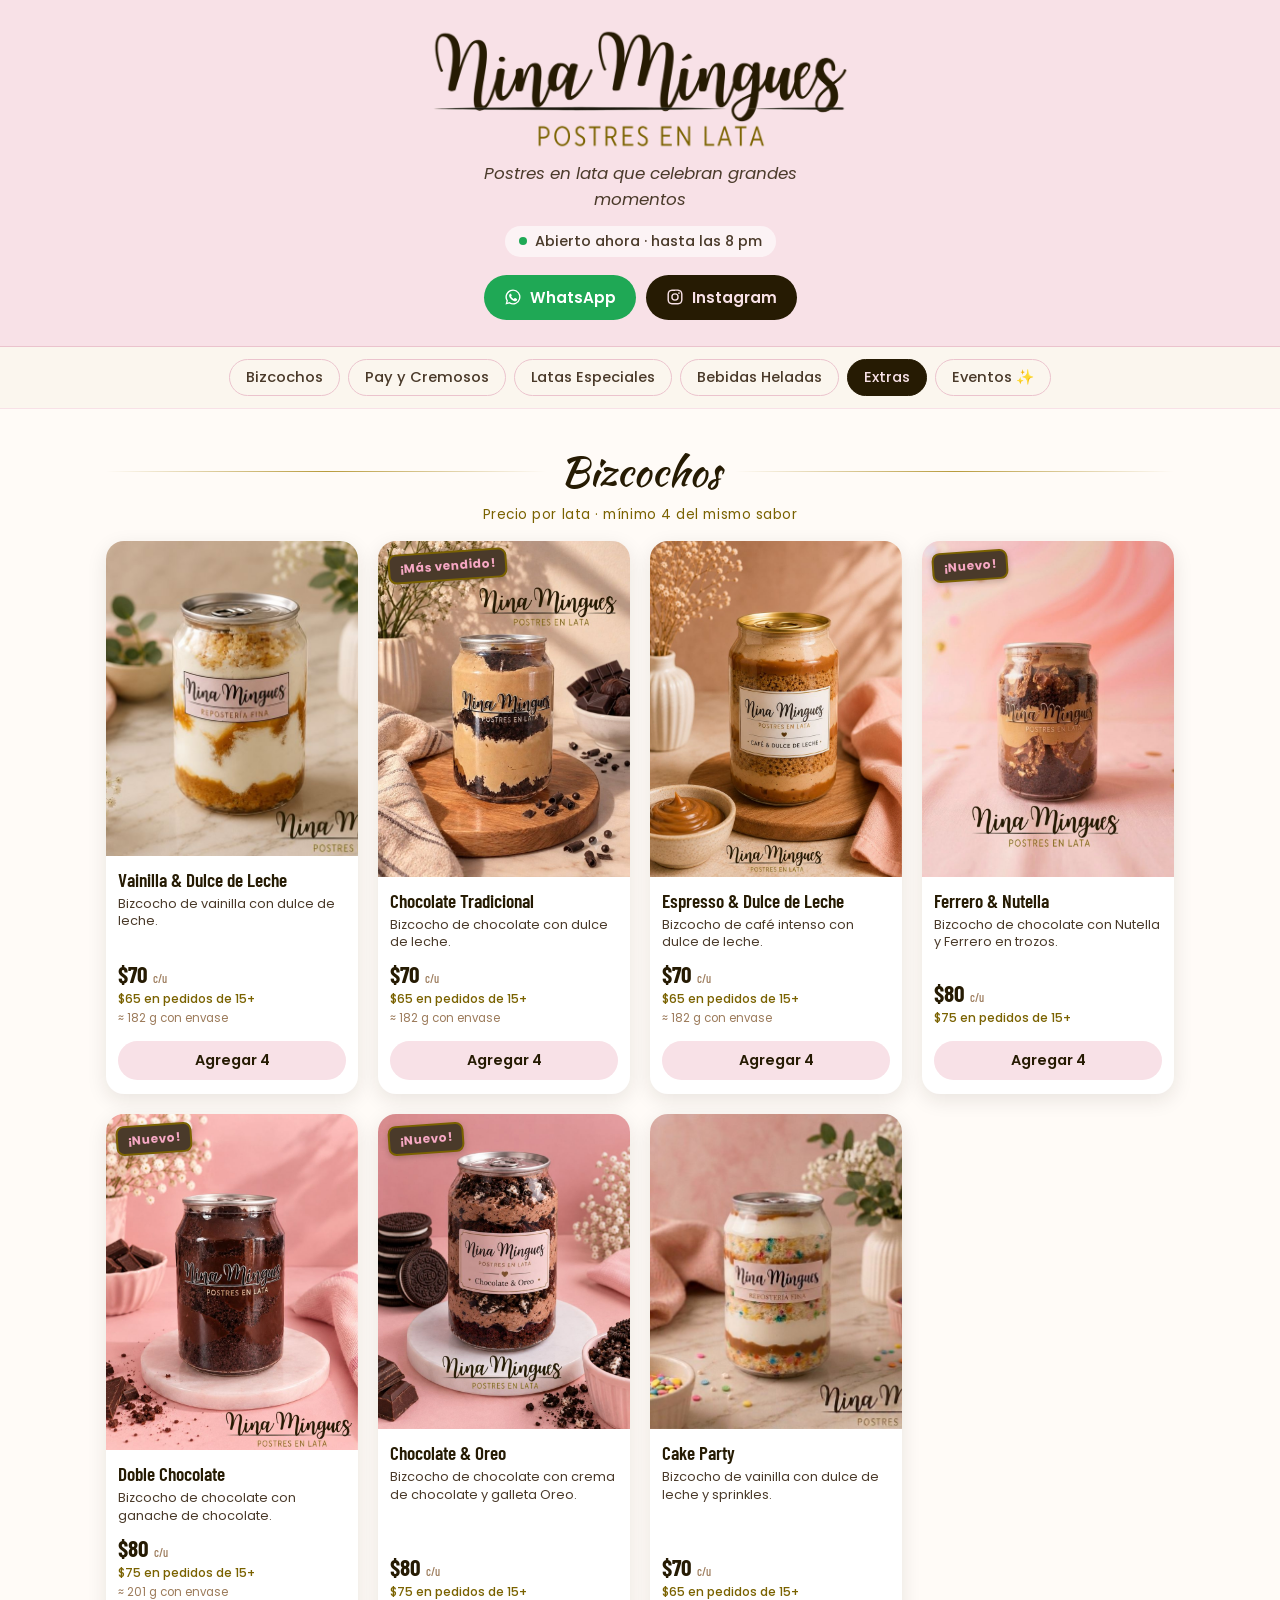
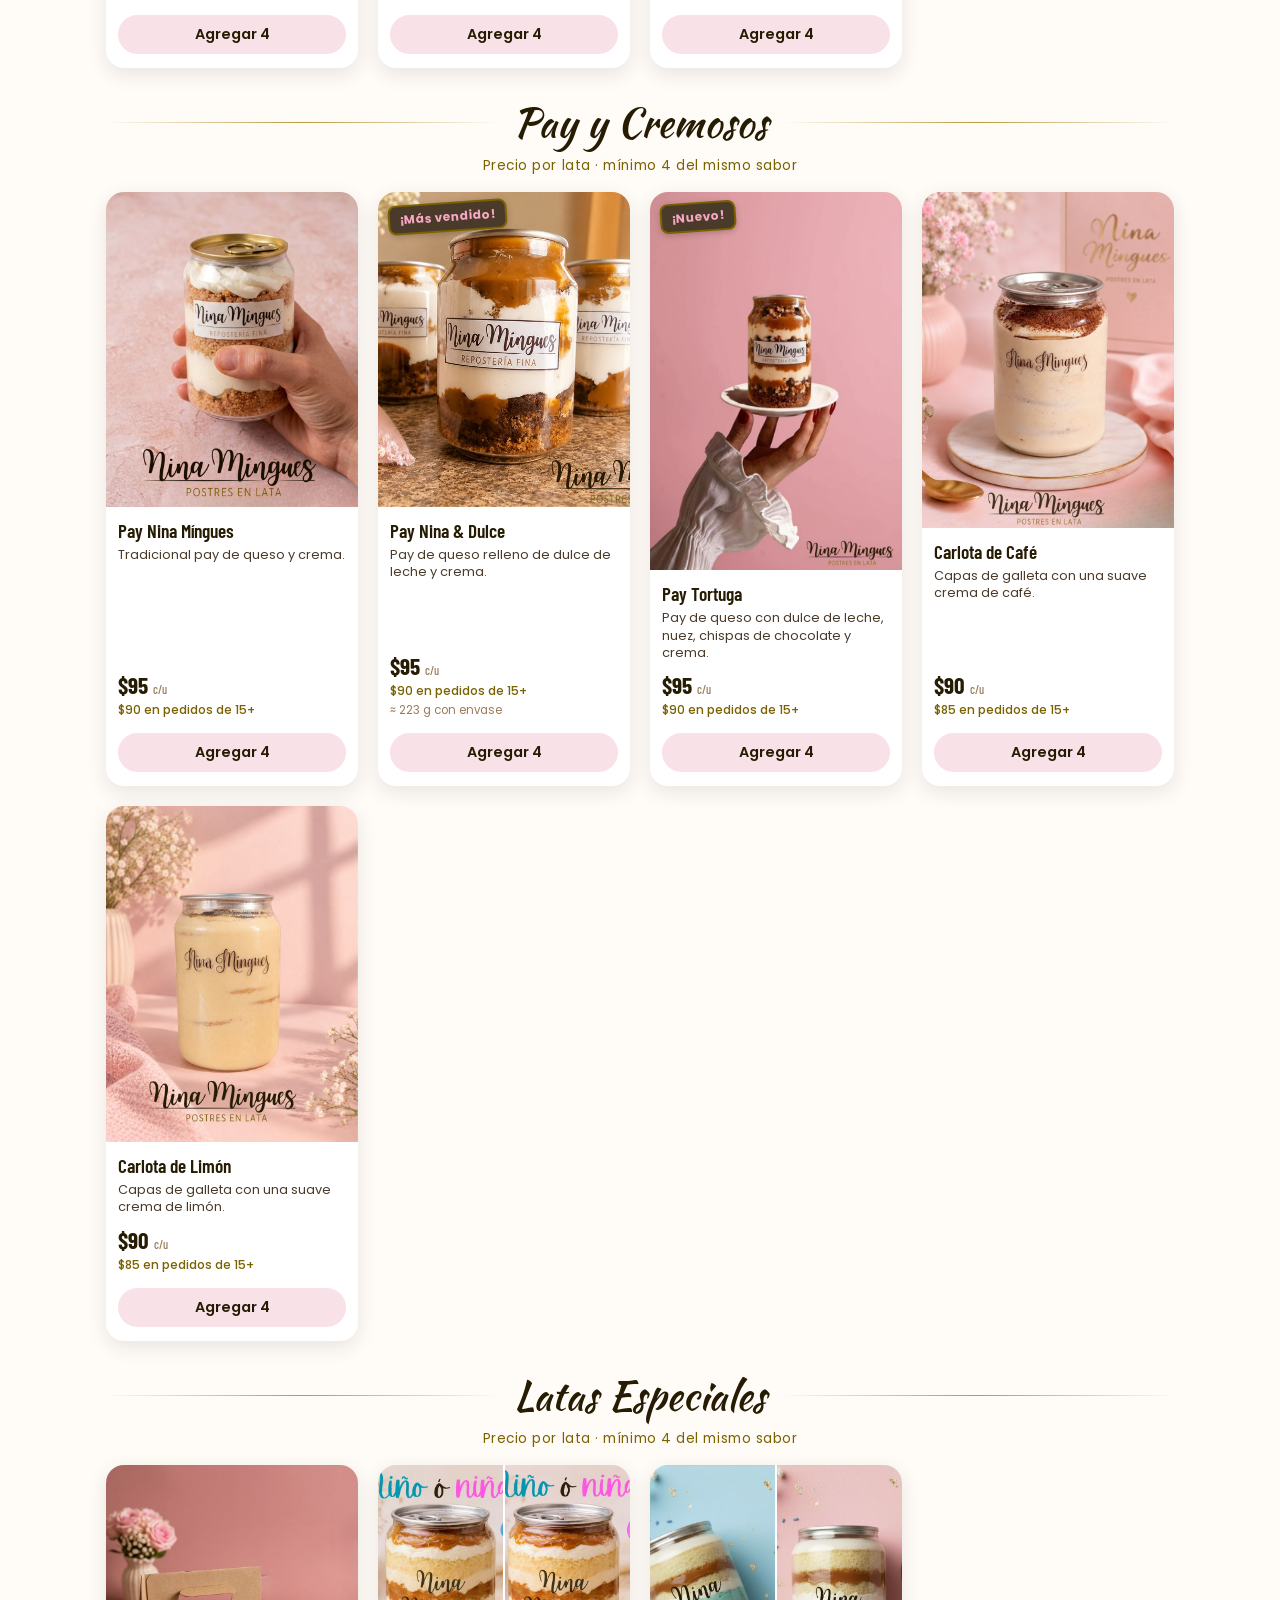
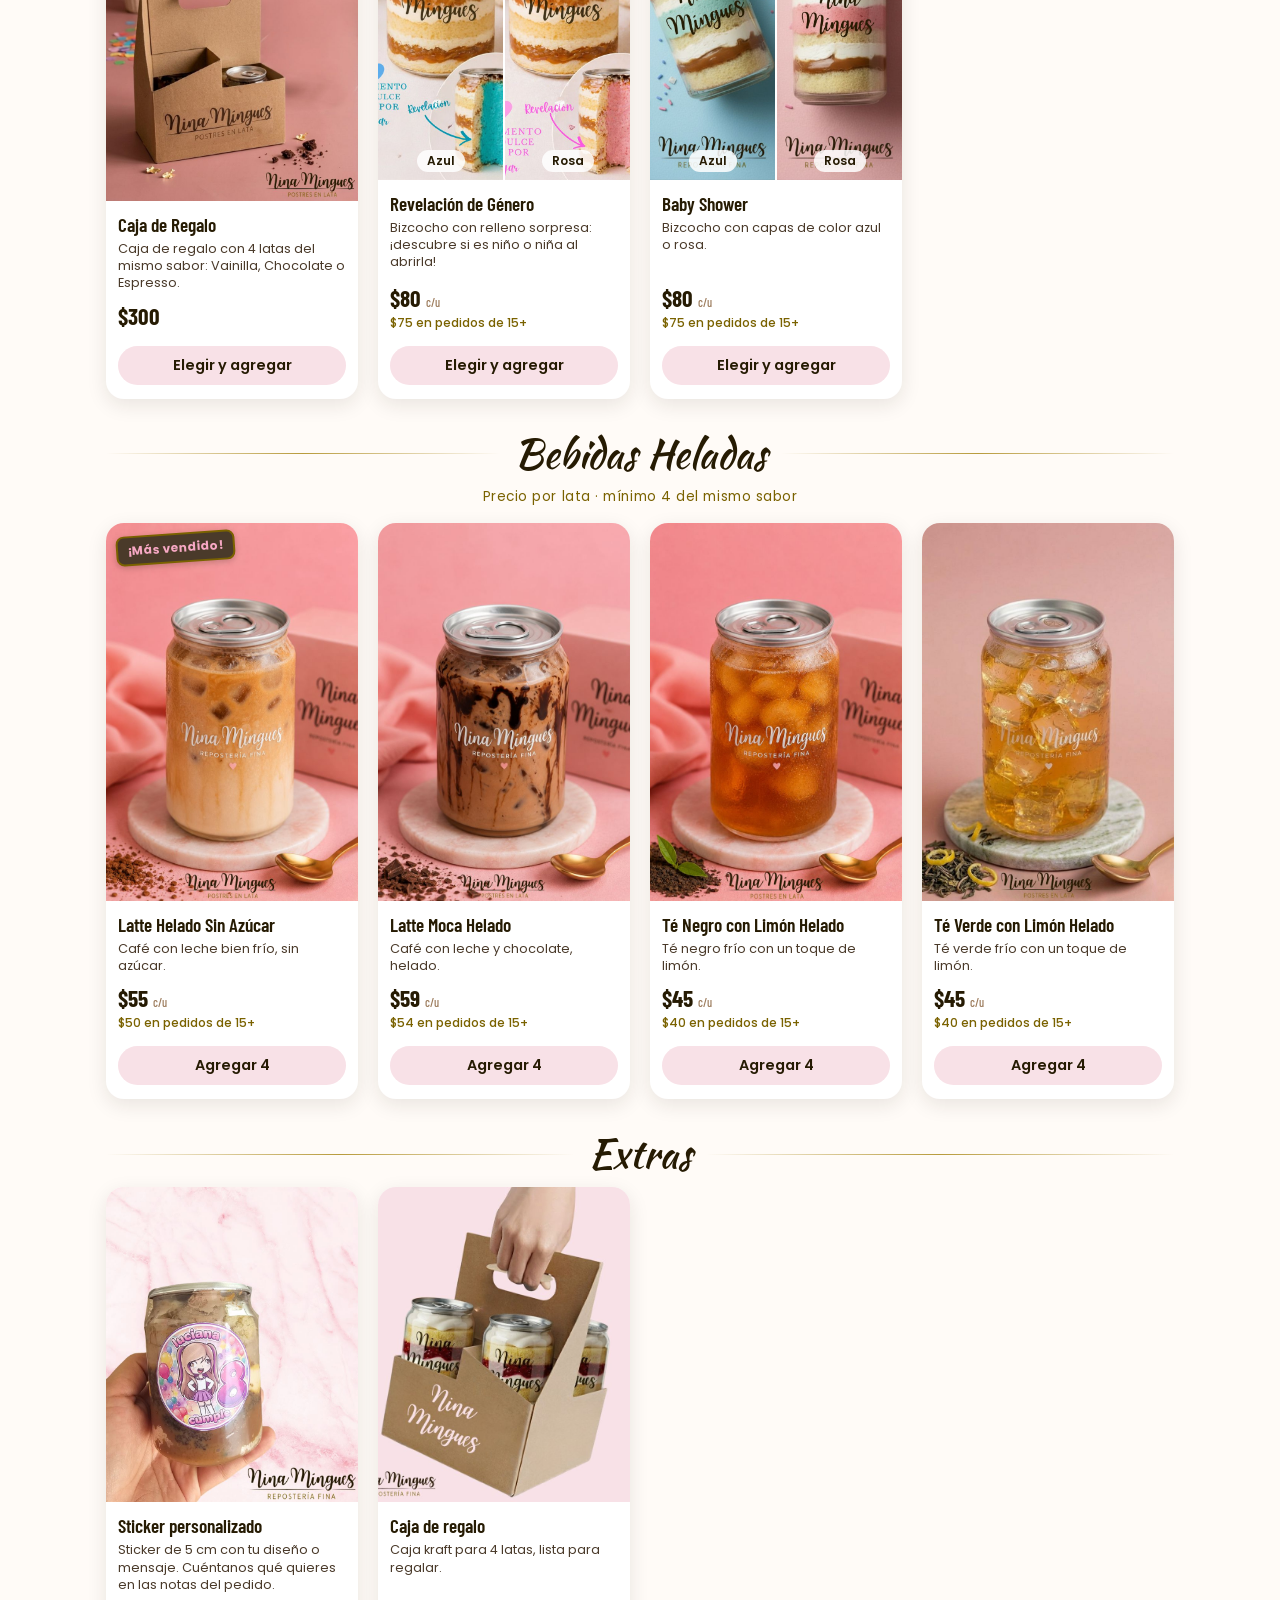
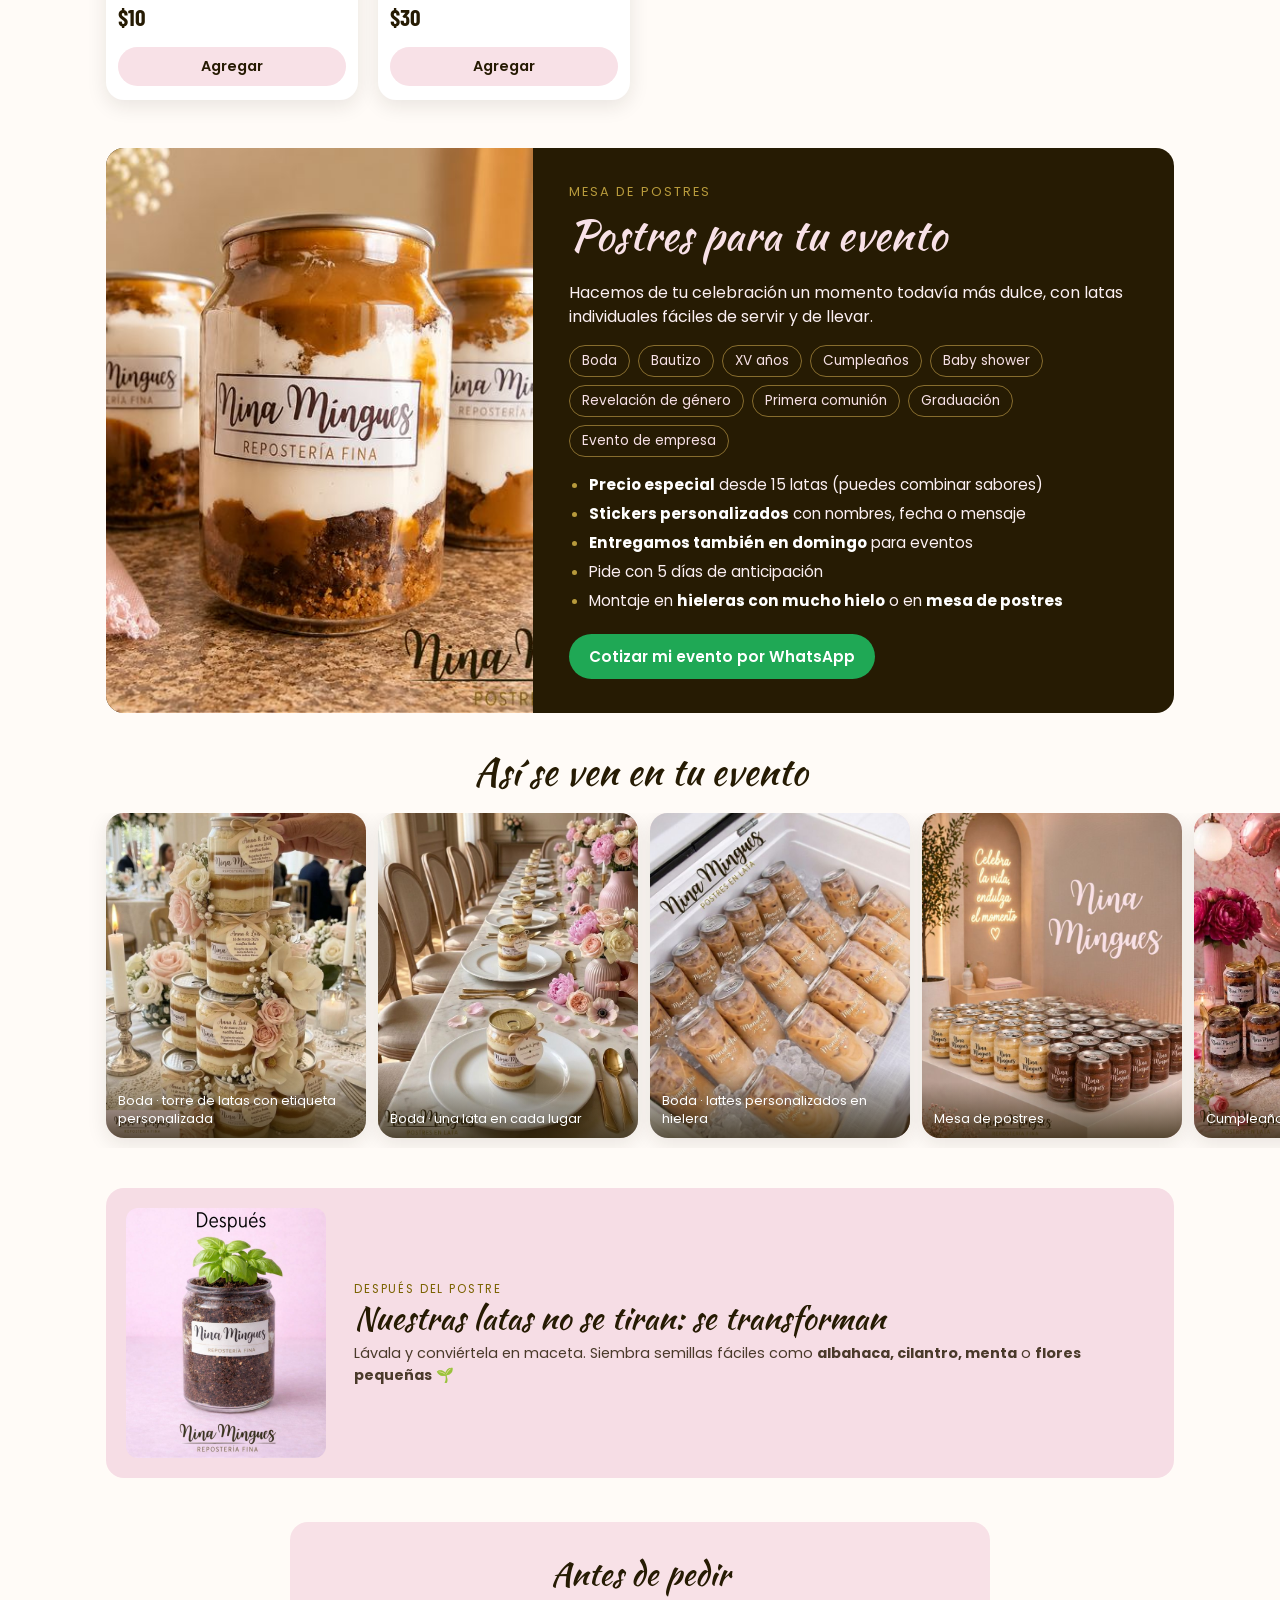
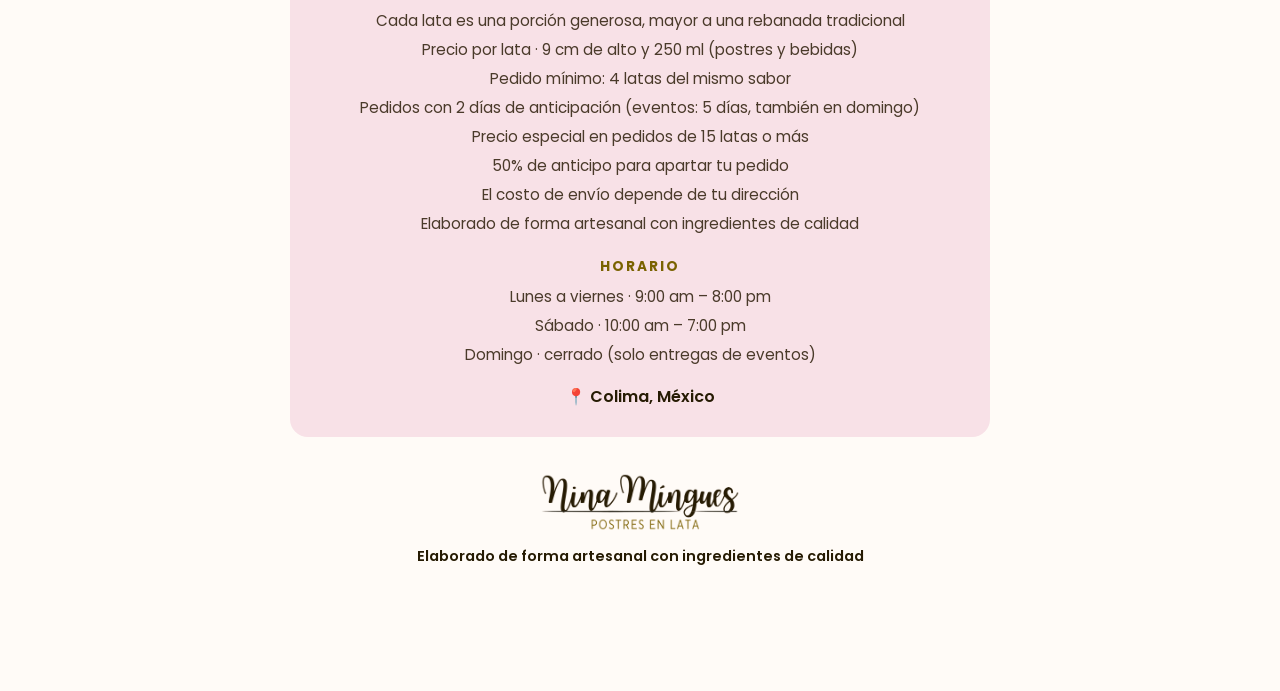
<file: docs/index.html>
<!doctype html>
<html lang="es">
<head>
  <meta charset="utf-8">
  <meta name="viewport" content="width=device-width, initial-scale=1, viewport-fit=cover">
  <title>Nina Míngues · Postres en Lata · Menú</title>
  <meta name="description" content="Postres en lata que celebran grandes momentos. Haz tu pedido por WhatsApp. Colima, México.">
  <meta name="theme-color" content="#F8E1E7">

  <!-- Vista previa al compartir el link en WhatsApp / Instagram / Facebook -->
  <meta property="og:type" content="website">
  <meta property="og:title" content="Nina Míngues · Postres en Lata">
  <meta property="og:description" content="Postres en lata que celebran grandes momentos. Mira el menú y pide por WhatsApp.">
  <meta property="og:image" content="https://fannyniembro19.github.io/fannyniembro19/img/portada.jpg">
  <meta property="og:image:width" content="1200">
  <meta property="og:image:height" content="630">
  <meta property="og:locale" content="es_MX">

  <link rel="icon" href="img/icono.png">
  <link rel="apple-touch-icon" href="img/icono.png">
  <link rel="preconnect" href="https://fonts.googleapis.com">
  <link rel="preconnect" href="https://fonts.gstatic.com" crossorigin>
  <link href="https://fonts.googleapis.com/css2?family=Barlow+Condensed:wght@400;500;600;700&family=Kaushan+Script&family=Poppins:ital,wght@0,400;0,500;0,600;0,700;1,400&display=swap" rel="stylesheet">
  <link rel="stylesheet" href="estilos.css?v=6">
</head>
<body>
  <header class="hero">
    <img class="hero__logo" src="img/logo.png" alt="Nina Míngues · Postres en lata" width="900" height="250">
    <p class="hero__eslogan" id="eslogan"></p>
    <p class="hero__estado" id="estado" hidden></p>
    <div class="hero__redes">
      <a class="btn btn--wa" id="link-wa" target="_blank" rel="noopener">
        <svg viewBox="0 0 24 24" aria-hidden="true"><path d="M12 2a10 10 0 0 0-8.6 15.1L2 22l5-1.3A10 10 0 1 0 12 2Zm0 18.2a8.2 8.2 0 0 1-4.2-1.2l-.3-.2-3 .8.8-2.9-.2-.3A8.2 8.2 0 1 1 12 20.2Zm4.5-6.1c-.2-.1-1.5-.7-1.7-.8-.2-.1-.4-.1-.6.1l-.8 1c-.1.2-.3.2-.5.1a6.7 6.7 0 0 1-3.3-2.9c-.2-.4.2-.4.7-1.3.1-.2 0-.3 0-.4l-.8-1.8c-.2-.5-.4-.4-.6-.4h-.5a1 1 0 0 0-.7.3 3 3 0 0 0-.9 2.2 5.2 5.2 0 0 0 1.1 2.7 11.8 11.8 0 0 0 4.5 4c1.7.7 2.3.8 3.2.6.5-.1 1.5-.6 1.7-1.2.2-.6.2-1.1.1-1.2l-.4-.3Z"/></svg>
        WhatsApp
      </a>
      <a class="btn btn--ig" id="link-ig" target="_blank" rel="noopener">
        <svg viewBox="0 0 24 24" aria-hidden="true"><path d="M12 7a5 5 0 1 0 0 10 5 5 0 0 0 0-10Zm0 8.2a3.2 3.2 0 1 1 0-6.4 3.2 3.2 0 0 1 0 6.4ZM17.3 5.5a1.2 1.2 0 1 0 0 2.4 1.2 1.2 0 0 0 0-2.4ZM12 3.8c2.7 0 3 0 4 .1 2.7.1 4 1.4 4.1 4.1v8c-.1 2.7-1.4 4-4.1 4.1h-8c-2.7-.1-4-1.4-4.1-4.1v-8C4 5.3 5.3 4 8 3.9h4ZM12 2H8C4.3 2.2 2.2 4.3 2 8v8c.2 3.7 2.3 5.8 6 6h8c3.7-.2 5.8-2.3 6-6V8c-.2-3.7-2.3-5.8-6-6h-4Z"/></svg>
        Instagram
      </a>
    </div>
  </header>

  <nav class="categorias" id="categorias" aria-label="Categorías"></nav>

  <main id="menu" class="menu"></main>

  <section class="eventos" id="eventos" aria-labelledby="eventos-titulo">
    <img class="eventos__foto" src="img/productos/pay-nina-dulce.jpg" alt="Latas de Nina Míngues para eventos" loading="lazy">
    <div class="eventos__texto">
      <p class="eventos__pre">Mesa de postres</p>
      <h2 id="eventos-titulo" class="titulo-script">Postres para tu evento</h2>
      <p>Hacemos de tu celebración un momento todavía más dulce, con latas individuales fáciles de servir y de llevar.</p>
      <ul class="eventos__tipos" id="eventos-tipos"></ul>
      <ul class="eventos__beneficios">
        <li><strong>Precio especial</strong> desde <span id="eventos-min">15</span> latas (puedes combinar sabores)</li>
        <li><strong>Stickers personalizados</strong> con nombres, fecha o mensaje</li>
        <li><strong>Entregamos también en domingo</strong> para eventos</li>
        <li>Pide con <span id="eventos-dias">5</span> días de anticipación</li>
        <li>Montaje en <strong>hieleras con mucho hielo</strong> o en <strong>mesa de postres</strong></li>
      </ul>
      <a class="btn btn--wa" id="link-evento" target="_blank" rel="noopener">Cotizar mi evento por WhatsApp</a>
    </div>
  </section>

  <section class="galeria" aria-label="Fotos de eventos">
    <h2 class="titulo-script galeria__titulo">Así se ven en tu evento</h2>
    <div class="galeria__fila" id="galeria"></div>
  </section>

  <section class="reutiliza" aria-labelledby="reutiliza-titulo">
    <img src="img/extra/maceta.jpg" alt="Lata de Nina Míngues reutilizada como maceta con albahaca" loading="lazy">
    <div>
      <p class="eventos__pre">Después del postre</p>
      <h2 id="reutiliza-titulo" class="titulo-script">Nuestras latas no se tiran: se transforman</h2>
      <p>Lávala y conviértela en maceta. Siembra semillas fáciles como <strong>albahaca, cilantro, menta</strong> o <strong>flores pequeñas</strong> 🌱</p>
    </div>
  </section>

  <section class="info" aria-labelledby="info-titulo">
    <h2 id="info-titulo" class="titulo-script">Antes de pedir</h2>
    <ul id="notas" class="info__notas"></ul>
    <h3 class="info__sub">Horario</h3>
    <ul id="horario" class="info__horario"></ul>
    <p class="info__ciudad" id="ciudad"></p>
  </section>

  <footer class="pie">
    <img src="img/logo.png" alt="" width="220" height="65" loading="lazy">
    <p>Elaborado de forma artesanal con ingredientes de calidad</p>
  </footer>

  <!-- Botón flotante del carrito -->
  <button class="carrito-btn" id="carrito-btn" type="button" hidden>
    <span class="carrito-btn__cant" id="carrito-cant">0</span>
    <span>Ver mi pedido</span>
    <strong id="carrito-total">$0</strong>
  </button>

  <!-- Panel del pedido -->
  <div class="panel" id="panel" hidden>
    <div class="panel__fondo" data-cerrar></div>
    <section class="panel__caja" role="dialog" aria-modal="true" aria-labelledby="panel-titulo">
      <header class="panel__cab">
        <h2 id="panel-titulo" class="titulo-script">Mi pedido</h2>
        <button class="icono-btn" type="button" data-cerrar aria-label="Cerrar">✕</button>
      </header>

      <div class="panel__cuerpo">
        <ul id="lista" class="lista"></ul>
        <div id="aviso-evento" class="aviso"></div>

        <div class="totales">
          <div><span>Subtotal</span><strong id="subtotal">$0</strong></div>
          <div id="fila-ahorro" hidden><span>Ahorro por evento</span><strong id="ahorro">$0</strong></div>
          <div class="totales__envio"><span>Envío</span><span id="envio-txt">Se cotiza por WhatsApp</span></div>
          <div class="totales__total"><span>Total</span><strong id="total">$0</strong></div>
          <div class="totales__anticipo"><span id="anticipo-txt">Anticipo 50%</span><strong id="anticipo">$0</strong></div>
        </div>

        <form id="form" class="form" novalidate>
          <h3 class="form__titulo">Tus datos</h3>
          <label>Nombre
            <input name="nombre" autocomplete="name" required>
          </label>
          <label>Celular
            <input name="celular" type="tel" inputmode="tel" autocomplete="tel" required placeholder="10 dígitos">
          </label>

          <fieldset class="opciones">
            <legend>¿Cómo lo recibes?</legend>
            <label class="chip"><input type="radio" name="entrega" value="Recoger" required> Paso a recoger</label>
            <label class="chip"><input type="radio" name="entrega" value="Domicilio"> Envío a domicilio</label>
          </fieldset>

          <label id="campo-direccion" hidden>Dirección de entrega
            <textarea name="direccion" rows="2" autocomplete="street-address" placeholder="Calle, número, colonia y referencias"></textarea>
          </label>

          <label>¿Es para un evento? (opcional)
            <select name="evento" id="tipo-evento">
              <option value="">No, es para mí / regalo</option>
            </select>
          </label>

          <label>Fecha de entrega
            <input name="fecha" type="date" required>
            <small id="fecha-ayuda" class="ayuda"></small>
          </label>

          <fieldset class="opciones" id="pagos">
            <legend>Forma de pago</legend>
          </fieldset>

          <label>Notas (opcional)
            <textarea name="notas" rows="2" placeholder="Texto del sticker, hora preferida, etc."></textarea>
          </label>

          <p class="form__error" id="error" role="alert"></p>
          <button class="btn btn--enviar" type="submit">
            <svg viewBox="0 0 24 24" aria-hidden="true"><path d="M12 2a10 10 0 0 0-8.6 15.1L2 22l5-1.3A10 10 0 1 0 12 2Zm0 18.2a8.2 8.2 0 0 1-4.2-1.2l-.3-.2-3 .8.8-2.9-.2-.3A8.2 8.2 0 1 1 12 20.2Zm4.5-6.1c-.2-.1-1.5-.7-1.7-.8-.2-.1-.4-.1-.6.1l-.8 1c-.1.2-.3.2-.5.1a6.7 6.7 0 0 1-3.3-2.9c-.2-.4.2-.4.7-1.3.1-.2 0-.3 0-.4l-.8-1.8c-.2-.5-.4-.4-.6-.4h-.5a1 1 0 0 0-.7.3 3 3 0 0 0-.9 2.2 5.2 5.2 0 0 0 1.1 2.7 11.8 11.8 0 0 0 4.5 4c1.7.7 2.3.8 3.2.6.5-.1 1.5-.6 1.7-1.2.2-.6.2-1.1.1-1.2l-.4-.3Z"/></svg>
            Enviar pedido por WhatsApp
          </button>
          <p class="ayuda centrado">Se abrirá WhatsApp con tu pedido listo para enviar.</p>
        </form>
      </div>
    </section>
  </div>

  <!-- Ventana para elegir opción (color / sabor) -->
  <div class="panel panel--centro" id="selector" hidden>
    <div class="panel__fondo" data-cerrar></div>
    <section class="panel__caja selector" role="dialog" aria-modal="true" aria-labelledby="selector-titulo">
      <h2 id="selector-titulo" class="selector__titulo"></h2>
      <p class="ayuda">Elige una opción</p>
      <div id="selector-opciones" class="selector__opciones"></div>
      <button class="btn btn--sec" type="button" data-cerrar>Cancelar</button>
    </section>
  </div>

  <div class="visor" id="visor" hidden>
    <button class="icono-btn visor__cerrar" type="button" aria-label="Cerrar">✕</button>
    <img id="visor-img" alt="">
    <p id="visor-texto"></p>
  </div>

  <div class="toast" id="toast" role="status" aria-live="polite"></div>

  <script src="datos.js?v=6"></script>
  <script src="app.js?v=6"></script>
</body>
</html>
</file>
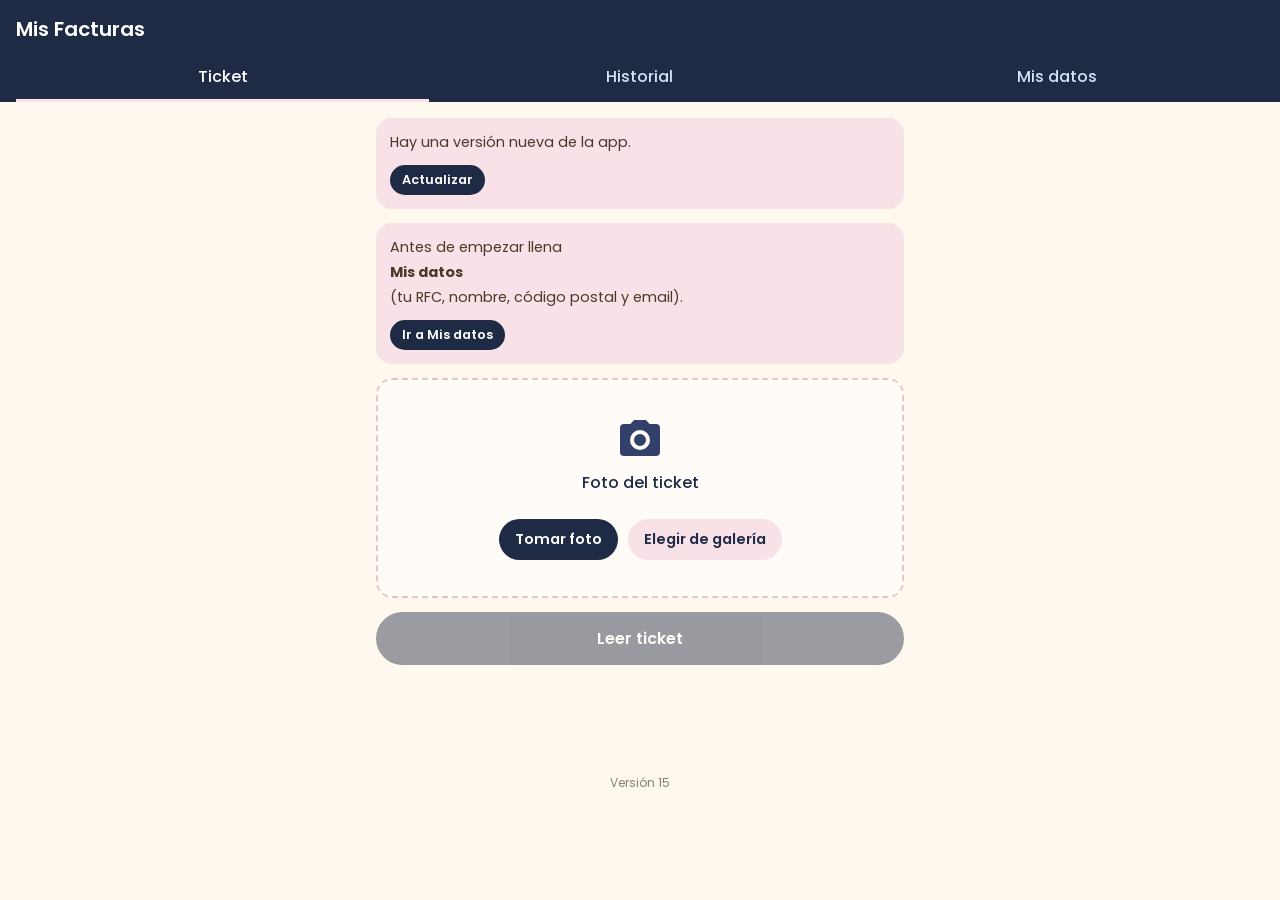
<file: docs/facturas/index.html>
<!doctype html>
<html lang="es">
<head>
  <meta charset="utf-8">
  <meta name="viewport" content="width=device-width, initial-scale=1, viewport-fit=cover">
  <title>Mis Facturas</title>
  <meta name="description" content="Toma foto a tu ticket y te ayudo a facturarlo.">
  <meta name="theme-color" content="#1F2A44">
  <meta name="robots" content="noindex">
  <link rel="manifest" href="manifest.json">
  <link rel="icon" href="icono.svg" type="image/svg+xml">
  <link rel="apple-touch-icon" href="icono.svg">
  <link rel="preconnect" href="https://fonts.googleapis.com">
  <link rel="preconnect" href="https://fonts.gstatic.com" crossorigin>
  <link href="https://fonts.googleapis.com/css2?family=Poppins:wght@400;500;600;700&display=swap" rel="stylesheet">
  <link rel="stylesheet" href="estilos.css?v=12">
</head>
<body>
  <header class="barra">
    <h1>Mis Facturas</h1>
    <nav class="pestanas" role="tablist">
      <button class="pestana activa" data-vista="ticket" role="tab">Ticket</button>
      <button class="pestana" data-vista="historial" role="tab">Historial</button>
      <button class="pestana" data-vista="datos" role="tab">Mis datos</button>
    </nav>
  </header>

  <main>
    <!-- ============ TICKET ============ -->
    <section class="vista" id="vista-ticket">
      <div class="aviso" id="aviso-version" hidden>
        Hay una versión nueva de la app.
        <button class="btn btn--chico" id="btn-actualizar">Actualizar</button>
      </div>

      <div class="aviso" id="aviso-config" hidden>
        Antes de empezar llena <strong>Mis datos</strong> (tu RFC, nombre, código postal y email).
        <button class="btn btn--chico" data-ir="datos">Ir a Mis datos</button>
      </div>

      <div class="foto" id="zona-foto">
        <img id="vista-previa" alt="Foto del ticket" hidden>
        <span class="foto__texto" id="foto-texto">
          <svg viewBox="0 0 24 24" aria-hidden="true"><path d="M9 3 7.2 5H4a2 2 0 0 0-2 2v12a2 2 0 0 0 2 2h16a2 2 0 0 0 2-2V7a2 2 0 0 0-2-2h-3.2L15 3H9Zm3 5a5 5 0 1 1 0 10 5 5 0 0 1 0-10Zm0 2a3 3 0 1 0 0 6 3 3 0 0 0 0-6Z"/></svg>
          Foto del ticket
        </span>
        <div class="foto__botones">
          <label class="btn btn--chico" id="btn-camara">
            <input type="file" id="input-camara" accept="image/*" capture="environment" hidden>
            Tomar foto
          </label>
          <label class="btn btn--chico btn--rosa">
            <input type="file" id="input-galeria" accept="image/*" hidden>
            Elegir de galería
          </label>
        </div>
      </div>

      <button class="btn btn--grande" id="btn-leer" disabled>Leer ticket</button>
      <p class="estado" id="estado" role="status" aria-live="polite"></p>

      <div id="resultado" hidden>
        <div class="tarjeta">
          <p class="etiqueta">Proveedor</p>
          <input id="r-proveedor" class="titulo-input" placeholder="Escribe el nombre de la tienda">
          <p class="sub" id="r-emisor"></p>
          <p class="nota" id="r-notas" hidden></p>
        </div>

        <div class="tarjeta">
          <p class="etiqueta">Página de facturación</p>
          <div class="fila">
            <input type="url" id="r-portal" placeholder="https://...">
            <button class="btn btn--chico" id="btn-buscar-portal" type="button">Buscar</button>
          </div>
          <p class="sub" id="r-portal-origen"></p>
        </div>

        <div class="tarjeta">
          <p class="etiqueta">Datos para llenar</p>
          <p class="sub">Revisa que estén bien; puedes corregirlos tocándolos.</p>
          <ul class="campos" id="r-campos"></ul>
        </div>

        <details class="tarjeta texto-leido" id="r-texto-caja" hidden>
          <summary>Ver todo lo que leyó del ticket</summary>
          <p class="sub">Si un dato no salió arriba, búscalo aquí y escríbelo en su casilla.</p>
          <pre id="r-texto"></pre>
        </details>

        <div class="acciones">
          <button class="btn btn--grande" id="btn-copiar-teclado">1 · Copiar mis datos al teclado</button>
          <p class="ayuda" id="lista-teclado"></p>
          <button class="btn btn--grande btn--rosa" id="btn-facturar">2 · Abrir página de facturación</button>
          <button class="btn btn--linea" id="btn-copiar-paso2" type="button">Copiar datos de la 2.ª pantalla (razón social y correo)</button>
          <p class="ayuda" id="lista-paso2"></p>
          <p class="ayuda">
            3 · La página se abre en <strong>Chrome</strong>. Toca cada casilla y pega el dato desde el
            <strong>portapapeles de tu teclado</strong> (en el teclado Samsung es el 3.er ícono de la barra de arriba, el de la tablita).<br>
            <strong>Si no aparecen ahí:</strong> regresa a esta app (botón de apps recientes ▢▢▢), toca <strong>Copiar</strong>
            junto al TC, vuelve a Chrome, deja el dedo sobre la casilla y toca <strong>Pegar</strong>. Igual con el TR.<br>
            4 · Toca <strong>Continuar / Facturar</strong>. La factura llega a tu email.
          </p>
          <button class="btn btn--linea btn--chico" id="btn-copiar-marcador-datos" type="button">Copiar para el marcador «Llenar factura»</button>
          <details class="opcional">
            <summary>¿No ves el portapapeles en tu teclado?</summary>
            <p class="ayuda">En el teclado Samsung toca los tres puntitos <strong>⋯</strong> de la barra de arriba del teclado y luego
              <strong>Portapapeles</strong>. En Gboard (Google) es el ícono 📋 de la barra de arriba del teclado.
              También puedes usar los botones <strong>Copiar</strong> de cada dato.</p>
          </details>
          <button class="btn btn--linea" id="btn-facturado">Ya la generé ✓</button>
        </div>
      </div>
    </section>

    <!-- ============ HISTORIAL ============ -->
    <section class="vista" id="vista-historial" hidden>
      <p class="sub">Tus tickets se guardan solo en este celular.</p>
      <ul class="historial" id="lista-historial"></ul>
      <p class="vacio" id="historial-vacio">Todavía no hay tickets.</p>
    </section>

    <!-- ============ MIS DATOS ============ -->
    <section class="vista" id="vista-datos" hidden>
      <form id="form-datos" class="tarjeta" autocomplete="on">
        <p class="etiqueta">Datos fiscales (receptor)</p>
        <label>RFC <input name="rfc" required maxlength="13" autocapitalize="characters" placeholder="XAXX010101000"></label>
        <label>Nombre o razón social <small>(tal como en tu Constancia)</small>
          <input name="razonSocial" required autocapitalize="characters"></label>
        <label>Código postal fiscal <input name="cp" required inputmode="numeric" maxlength="5"></label>
        <label>Régimen fiscal
          <select name="regimen" required>
            <option value="">Elige…</option>
            <option value="605">605 · Sueldos y salarios</option>
            <option value="606">606 · Arrendamiento</option>
            <option value="612">612 · Personas físicas con actividad empresarial y profesional</option>
            <option value="621">621 · Incorporación fiscal</option>
            <option value="625">625 · Actividades por plataformas tecnológicas</option>
            <option value="626">626 · Régimen Simplificado de Confianza (RESICO)</option>
            <option value="601">601 · General de ley personas morales</option>
            <option value="616">616 · Sin obligaciones fiscales</option>
          </select>
        </label>
        <label>Uso de CFDI
          <select name="usoCfdi" required>
            <option value="G03">G03 · Gastos en general</option>
            <option value="G01">G01 · Adquisición de mercancías</option>
            <option value="I04">I04 · Equipo de cómputo</option>
            <option value="D01">D01 · Honorarios médicos y dentales</option>
            <option value="S01">S01 · Sin efectos fiscales</option>
          </select>
        </label>
        <label>Email para facturas <input name="email" type="email" required></label>

        <details class="opcional">
          <summary>Opcional: clave de Claude (lectura más precisa, de pago)</summary>
          <p class="ayuda">Sin clave, la app lee tus tickets <strong>gratis</strong> en tu celular.
            Con una clave de <a href="https://console.anthropic.com/settings/keys" target="_blank" rel="noopener">console.anthropic.com</a>
            la lectura es más precisa y busca sola la página de facturación (cuesta 1 a 3 pesos por ticket). Déjalo vacío si no la tienes.</p>
          <label>API key de Anthropic
            <input name="apiKey" type="password" placeholder="sk-ant-... (opcional)" autocomplete="off"></label>
        </details>

        <button class="btn btn--grande" type="submit">Guardar</button>
        <p class="estado" id="estado-datos" role="status"></p>
      </form>

      <div class="tarjeta">
        <p class="etiqueta">Marcador «Llenar factura»</p>
        <p class="ayuda">Este botón llena solo los campos en la página de facturación.
          Guárdalo una vez en tus marcadores:</p>
        <p><a class="marcador" id="marcador" href="#">Llenar factura</a></p>
        <ul class="ayuda pasos">
          <li><strong>Computadora:</strong> arrastra el botón rosa a la barra de marcadores.</li>
          <li><strong>Celular (Chrome):</strong> toca <em>Copiar código</em>, guarda cualquier página como marcador,
            edítalo, ponle de nombre <em>Llenar factura</em> y pega el código en la dirección (URL).
            Para usarlo, en la página de facturación escribe «Llenar factura» en la barra y toca el marcador.</li>
        </ul>
        <button class="btn btn--linea" id="btn-copiar-marcador">Copiar código del marcador</button>
        <p class="ayuda">El marcador solo funciona si abres la página de facturación en Chrome normal
          (no desde la app instalada). Antes de tocarlo, en la pantalla del ticket usa
          «Copiar para el marcador».</p>
      </div>
    </section>
  </main>

  <p class="version" id="version"></p>

  <div class="toast" id="toast" hidden></div>

  <script type="module" src="app.js?v=17"></script>
</body>
</html>
</file>
<file: docs/estilos.css>
:root {
  /* Colores de la marca */
  --rosa: #F8E1E7;          /* rosa base */
  --rosa-sec: #F6DDE5;      /* rosa secundario */
  --rosa-medio: #EBC3CD;
  --rosa-claro: #FCF0F3;
  --cafe: #261B03;          /* marrón negro (logo) */
  --cafe-texto: #4A3A2A;
  --cafe-bajo: #9C7B5B;
  --dorado: #7A6200;        /* dorado rayo de sol */
  --dorado-claro: #B89B3C;
  --marfil: #FFFBF7;
  --blanco: #FFFFFF;
  --wa: #1FA855;
  --sombra: 0 6px 20px rgba(43, 26, 16, .10);
  --radio: 18px;
  --script: "Kaushan Script", cursive;
  --sans: "Poppins", "Montserrat", system-ui, -apple-system, "Segoe UI", sans-serif;
  --condensada: "Barlow Condensed", "Arial Narrow", sans-serif;
}

* { box-sizing: border-box; }
html { scroll-behavior: smooth; scroll-padding-top: 70px; }
body {
  margin: 0;
  font-family: var(--sans);
  color: var(--cafe-texto);
  background: var(--marfil);
  -webkit-font-smoothing: antialiased;
  padding-bottom: 90px;
}
img { max-width: 100%; display: block; }
button, input, textarea { font: inherit; color: inherit; }
[hidden] { display: none !important; }

.titulo-script {
  font-family: var(--script);
  font-weight: 400;
  color: var(--cafe);
  margin: 0;
}

/* ---------- Encabezado ---------- */
.hero {
  background: var(--rosa);
  text-align: center;
  padding: 28px 16px 26px;
  border-bottom: 1px solid var(--rosa-medio);
}
.hero__logo { width: min(420px, 88%); height: auto; margin: 0 auto; }
.hero__eslogan {
  margin: 10px auto 0;
  max-width: 30ch;
  font-size: 1.05rem;
  font-style: italic;
  color: var(--cafe-texto);
}
.hero__estado {
  display: inline-flex;
  align-items: center;
  gap: 8px;
  margin: 14px 0 0;
  padding: 5px 14px;
  border-radius: 999px;
  background: rgba(255, 255, 255, .6);
  font-size: .9rem;
  font-weight: 500;
}
.hero__estado::before {
  content: "";
  width: 8px; height: 8px; border-radius: 50%;
  background: var(--cafe-bajo);
}
.hero__estado.abierto::before { background: var(--wa); }
.hero__redes {
  display: flex;
  justify-content: center;
  gap: 10px;
  margin-top: 18px;
  flex-wrap: wrap;
}

/* ---------- Botones ---------- */
.btn {
  display: inline-flex;
  align-items: center;
  justify-content: center;
  gap: 8px;
  border: 0;
  border-radius: 999px;
  padding: 11px 20px;
  font-weight: 600;
  font-size: .95rem;
  text-decoration: none;
  cursor: pointer;
  transition: transform .15s ease, box-shadow .15s ease;
}
.btn:active { transform: scale(.97); }
.btn svg { width: 18px; height: 18px; fill: currentColor; }
.btn--wa { background: var(--wa); color: #fff; }
.btn--ig { background: var(--cafe); color: var(--rosa); }
.btn--sec { background: transparent; color: var(--cafe-texto); border: 1px solid var(--rosa-medio); }
.btn--enviar {
  width: 100%;
  background: var(--wa);
  color: #fff;
  padding: 15px 20px;
  font-size: 1.05rem;
  box-shadow: 0 6px 16px rgba(31, 168, 85, .3);
}
.btn--enviar svg { width: 22px; height: 22px; }

/* ---------- Pestañas de categorías ---------- */
.categorias {
  position: sticky;
  top: 0;
  z-index: 10;
  display: flex;
  gap: 8px;
  overflow-x: auto;
  padding: 12px 16px;
  background: rgba(251, 246, 238, .95);
  backdrop-filter: blur(8px);
  border-bottom: 1px solid var(--rosa);
  scrollbar-width: none;
}
.categorias::-webkit-scrollbar { display: none; }
.categorias a {
  flex: none;
  padding: 7px 16px;
  border-radius: 999px;
  border: 1px solid var(--rosa-medio);
  color: var(--cafe-texto);
  text-decoration: none;
  font-weight: 500;
  font-size: .92rem;
  white-space: nowrap;
  transition: background .2s, color .2s;
}
.categorias a.activa {
  background: var(--cafe);
  border-color: var(--cafe);
  color: var(--rosa);
}

/* ---------- Menú ---------- */
.menu { max-width: 1100px; margin: 0 auto; padding: 8px 16px 0; }
.seccion { padding-top: 26px; }
.seccion__titulo {
  display: flex;
  align-items: center;
  gap: 14px;
  font-size: clamp(1.9rem, 6vw, 2.5rem);
  margin-bottom: 4px;
}
.seccion__titulo::before,
.seccion__titulo::after {
  content: "";
  flex: 1;
  height: 1px;
  background: linear-gradient(90deg, transparent, var(--dorado-claro), transparent);
}
.seccion__nota {
  text-align: center;
  font-size: .85rem;
  color: var(--dorado);
  letter-spacing: .04em;
  margin: 0 0 16px;
}

.grid {
  display: grid;
  grid-template-columns: repeat(2, minmax(0, 1fr));
  gap: 14px;
}
@media (min-width: 700px) { .grid { grid-template-columns: repeat(3, minmax(0, 1fr)); gap: 20px; } }
@media (min-width: 1000px) { .grid { grid-template-columns: repeat(4, minmax(0, 1fr)); } }

.tarjeta {
  display: flex;
  flex-direction: column;
  background: var(--blanco);
  border-radius: var(--radio);
  overflow: hidden;
  box-shadow: var(--sombra);
}
.tarjeta__foto {
  position: relative;
  aspect-ratio: 4 / 5;
  background: var(--rosa);
}
.tarjeta__foto img { width: 100%; height: 100%; object-fit: cover; }
.tarjeta__sinfoto {
  width: 100%; height: 100%;
  display: grid;
  place-items: center;
  background: radial-gradient(circle at 50% 40%, var(--rosa-claro), var(--rosa));
  padding: 18px;
}
.tarjeta__sinfoto img { width: 85%; height: auto; object-fit: contain; opacity: .85; }
.etiqueta {
  position: absolute;
  top: 10px; left: 10px;
  padding: 4px 10px;
  border-radius: 8px;
  background: var(--cafe-texto);
  color: #F7A8C4;
  border: 2px solid var(--dorado);
  font-weight: 700;
  font-size: .75rem;
  transform: rotate(-4deg);
  box-shadow: 0 2px 6px rgba(0,0,0,.2);
}
.tarjeta__info {
  display: flex;
  flex-direction: column;
  gap: 4px;
  padding: 12px 12px 14px;
  flex: 1;
}
.tarjeta__nombre {
  margin: 0;
  font-family: var(--condensada);
  font-size: 1.2rem;
  font-weight: 600;
  color: var(--cafe);
  line-height: 1.2;
}
.tarjeta__desc {
  margin: 0;
  font-size: .85rem;
  line-height: 1.35;
  flex: 1;
}
.tarjeta__precios { margin-top: 6px; }
.precio {
  font-family: var(--condensada);
  font-size: 1.45rem;
  font-weight: 700;
  color: var(--cafe);
}
.precio small { font-size: .75rem; font-weight: 500; color: var(--cafe-bajo); }
.precio-evento {
  display: block;
  font-size: .75rem;
  color: var(--dorado);
  font-weight: 500;
}

.control {
  margin-top: 10px;
}
.agregar {
  width: 100%;
  border: 0;
  border-radius: 999px;
  padding: 9px 10px;
  background: var(--rosa);
  color: var(--cafe);
  font-weight: 600;
  font-size: .9rem;
  cursor: pointer;
  transition: background .2s;
}
.agregar:hover { background: var(--rosa-medio); }
.agregar:disabled { opacity: .5; cursor: not-allowed; }

.contador {
  display: flex;
  align-items: center;
  justify-content: space-between;
  background: var(--cafe);
  color: var(--rosa);
  border-radius: 999px;
  padding: 3px;
}
.contador button {
  width: 34px; height: 34px;
  border: 0;
  border-radius: 50%;
  background: rgba(255,255,255,.12);
  color: var(--rosa);
  font-size: 1.15rem;
  font-weight: 600;
  cursor: pointer;
  line-height: 1;
}
.contador span { font-weight: 700; }

/* ---------- Información ---------- */
.info {
  max-width: 700px;
  margin: 44px auto 0;
  padding: 28px 22px;
  background: var(--rosa);
  border-radius: var(--radio);
  text-align: center;
  margin-inline: 16px;
}
@media (min-width: 732px) { .info { margin-inline: auto; } }
.info h2 { font-size: 2rem; margin-bottom: 12px; }
.info__notas, .info__horario {
  list-style: none;
  padding: 0;
  margin: 0;
  display: grid;
  gap: 6px;
  font-size: .95rem;
}
.info__sub {
  margin: 22px 0 8px;
  font-size: .85rem;
  letter-spacing: .14em;
  text-transform: uppercase;
  color: var(--dorado);
}
.info__ciudad { margin: 18px 0 0; font-weight: 600; color: var(--cafe); }

.pie {
  text-align: center;
  padding: 36px 16px 20px;
  font-weight: 600;
  font-size: .9rem;
  color: var(--cafe);
}
.pie img { width: 200px; height: auto; margin: 0 auto 10px; mix-blend-mode: multiply; }

/* ---------- Botón flotante del carrito ---------- */
.carrito-btn {
  position: fixed;
  left: 50%;
  bottom: max(16px, env(safe-area-inset-bottom));
  transform: translateX(-50%);
  z-index: 20;
  display: flex;
  align-items: center;
  gap: 12px;
  width: min(440px, calc(100% - 32px));
  padding: 10px 18px 10px 10px;
  border: 0;
  border-radius: 999px;
  background: var(--cafe);
  color: var(--rosa);
  font-weight: 500;
  box-shadow: 0 10px 30px rgba(43, 26, 16, .35);
  cursor: pointer;
  animation: subir .3s ease;
}
.carrito-btn strong { margin-left: auto; font-size: 1.1rem; color: #fff; }
.carrito-btn__cant {
  min-width: 36px; height: 36px;
  display: grid; place-items: center;
  border-radius: 50%;
  background: var(--rosa);
  color: var(--cafe);
  font-weight: 700;
}
@keyframes subir { from { transform: translate(-50%, 40px); opacity: 0; } }

/* ---------- Paneles ---------- */
.panel {
  position: fixed;
  inset: 0;
  z-index: 30;
  display: flex;
  justify-content: flex-end;
  align-items: flex-end;
}
.panel__fondo {
  position: absolute;
  inset: 0;
  background: rgba(43, 26, 16, .45);
  animation: aparecer .2s ease;
}
.panel__caja {
  position: relative;
  width: 100%;
  max-width: 520px;
  max-height: 92vh;
  max-height: 92dvh;
  display: flex;
  flex-direction: column;
  background: var(--marfil);
  border-radius: 22px 22px 0 0;
  box-shadow: 0 -10px 40px rgba(0,0,0,.2);
  animation: deslizar .25s ease;
}
@media (min-width: 700px) {
  .panel { align-items: stretch; }
  .panel__caja { max-height: none; border-radius: 0; height: 100%; }
}
.panel--centro { align-items: center; justify-content: center; padding: 16px; }
.panel--centro .panel__caja {
  height: auto;
  max-width: 360px;
  border-radius: var(--radio);
}
@keyframes aparecer { from { opacity: 0; } }
@keyframes deslizar { from { transform: translateY(30px); opacity: 0; } }

.panel__cab {
  display: flex;
  align-items: center;
  justify-content: space-between;
  padding: 16px 20px 10px;
  border-bottom: 1px solid var(--rosa);
}
.panel__cab h2 { font-size: 2rem; }
.icono-btn {
  width: 38px; height: 38px;
  border: 0;
  border-radius: 50%;
  background: var(--rosa);
  cursor: pointer;
  font-size: 1rem;
}
.panel__cuerpo { overflow-y: auto; padding: 14px 20px 28px; }

.lista { list-style: none; margin: 0; padding: 0; display: grid; gap: 12px; }
.item {
  display: grid;
  grid-template-columns: 56px 1fr auto;
  gap: 12px;
  align-items: center;
  background: var(--blanco);
  border-radius: 14px;
  padding: 8px;
}
.item img, .item__sinfoto {
  width: 56px; height: 56px;
  border-radius: 10px;
  object-fit: cover;
  background: var(--rosa);
}
.item__nombre { margin: 0; font-weight: 600; color: var(--cafe); font-size: .92rem; line-height: 1.2; }
.item__detalle { margin: 2px 0 0; font-size: .8rem; }
.item .contador { padding: 2px; }
.item .contador button { width: 28px; height: 28px; font-size: 1rem; }
.item .contador span { min-width: 26px; text-align: center; font-size: .9rem; }

.aviso {
  margin-top: 14px;
  padding: 10px 14px;
  border-radius: 12px;
  background: var(--rosa-claro);
  border: 1px dashed var(--dorado-claro);
  font-size: .87rem;
  line-height: 1.4;
}
.aviso:empty { display: none; }
.aviso strong { color: var(--cafe); }

.totales {
  margin-top: 16px;
  display: grid;
  gap: 6px;
  font-size: .95rem;
}
.totales > div { display: flex; justify-content: space-between; gap: 12px; }
.totales #fila-ahorro strong { color: var(--wa); }
.totales__envio span:last-child { color: var(--cafe-bajo); font-size: .88rem; }
.totales__total {
  padding-top: 8px;
  border-top: 1px solid var(--rosa-medio);
  font-size: 1.15rem;
  color: var(--cafe);
}
.totales__anticipo { color: var(--dorado); font-weight: 500; }

.form { margin-top: 22px; display: grid; gap: 14px; }
.form__titulo {
  margin: 0;
  font-size: .85rem;
  letter-spacing: .14em;
  text-transform: uppercase;
  color: var(--dorado);
}
.form label { display: grid; gap: 6px; font-weight: 500; font-size: .9rem; color: var(--cafe); }
.form input:not([type="radio"]), .form textarea, .form select {
  width: 100%;
  padding: 11px 14px;
  border: 1px solid var(--rosa-medio);
  border-radius: 12px;
  background: var(--blanco);
  font-size: 1rem;
  font-weight: 400;
  color: var(--cafe-texto);
}
.form input:focus, .form textarea:focus {
  outline: 2px solid var(--dorado-claro);
  outline-offset: 1px;
}
.opciones { border: 0; padding: 0; margin: 0; display: flex; flex-wrap: wrap; gap: 8px; }
.opciones legend { width: 100%; padding: 0; margin-bottom: 6px; font-weight: 500; font-size: .9rem; color: var(--cafe); }
.chip {
  display: inline-flex !important;
  grid-template-columns: none;
  align-items: center;
  gap: 8px !important;
  padding: 9px 14px;
  border: 1px solid var(--rosa-medio);
  border-radius: 999px;
  background: var(--blanco);
  cursor: pointer;
  font-weight: 500 !important;
}
.chip:has(input:checked) { background: var(--cafe); color: var(--rosa) !important; border-color: var(--cafe); }
.chip input { accent-color: var(--dorado); margin: 0; }
.ayuda { font-size: .8rem; font-weight: 400; color: var(--cafe-bajo); margin: 0; }
.centrado { text-align: center; }
.form__error { margin: 0; color: #B3261E; font-weight: 500; font-size: .9rem; }
.form__error:empty { display: none; }

.selector { padding: 22px 20px; text-align: center; gap: 12px; }
.selector__titulo { margin: 0; font-size: 1.2rem; color: var(--cafe); }
.selector__opciones { display: grid; gap: 10px; margin: 6px 0; }
.selector__opciones button {
  padding: 13px;
  border-radius: 14px;
  border: 1px solid var(--rosa-medio);
  background: var(--blanco);
  font-weight: 600;
  cursor: pointer;
}
.selector__opciones button:hover { background: var(--rosa); }

.toast {
  position: fixed;
  left: 50%;
  bottom: 96px;
  transform: translate(-50%, 20px);
  z-index: 40;
  padding: 10px 18px;
  border-radius: 999px;
  background: var(--cafe-texto);
  color: #fff;
  font-size: .9rem;
  opacity: 0;
  pointer-events: none;
  transition: opacity .2s, transform .2s;
  max-width: calc(100% - 32px);
  text-align: center;
}
.toast.visible { opacity: 1; transform: translate(-50%, 0); }

@media (prefers-reduced-motion: reduce) {
  * { animation: none !important; transition: none !important; scroll-behavior: auto !important; }
}

@media (min-width: 700px) { .categorias { justify-content: center; } }

/* ---------- Fotos por opción (Azul / Rosa) ---------- */
.tarjeta__duo { display: grid; grid-template-columns: 1fr 1fr; height: 100%; gap: 2px; background: var(--blanco); }
.tarjeta__duo figure { position: relative; margin: 0; overflow: hidden; }
.tarjeta__duo img { width: 100%; height: 100%; object-fit: cover; }
.tarjeta__duo figcaption {
  position: absolute; bottom: 8px; left: 50%; transform: translateX(-50%);
  padding: 2px 10px; border-radius: 999px;
  background: rgba(255,255,255,.85); color: var(--cafe);
  font-size: .75rem; font-weight: 600;
}
.selector__opciones.con-fotos { grid-template-columns: 1fr 1fr; }
.selector__opciones button { display: grid; gap: 8px; justify-items: center; }
.selector__opciones button img { width: 100%; aspect-ratio: 4 / 5; object-fit: cover; border-radius: 10px; }

.form select {
  appearance: none;
  background-image: linear-gradient(45deg, transparent 50%, var(--cafe-bajo) 50%), linear-gradient(135deg, var(--cafe-bajo) 50%, transparent 50%);
  background-position: calc(100% - 20px) 50%, calc(100% - 14px) 50%;
  background-size: 6px 6px;
  background-repeat: no-repeat;
}

/* ---------- Eventos ---------- */
.eventos {
  max-width: 1068px;
  margin: 48px 16px 0;
  display: grid;
  background: var(--cafe);
  color: var(--rosa-claro);
  border-radius: var(--radio);
  overflow: hidden;
}
@media (min-width: 1100px) { .eventos { margin-inline: auto; } }
.eventos__foto { width: 100%; height: 220px; object-fit: cover; }
.eventos__texto { padding: 24px 22px 28px; }
.eventos__pre { margin: 0; font-size: .8rem; letter-spacing: .16em; text-transform: uppercase; color: var(--dorado-claro); }
.eventos h2 { color: var(--rosa); font-size: clamp(2rem, 7vw, 2.6rem); margin: 4px 0 10px; }
.eventos p { line-height: 1.5; }
.eventos__tipos { list-style: none; padding: 0; margin: 16px 0; display: flex; flex-wrap: wrap; gap: 8px; }
.eventos__tipos li {
  padding: 5px 12px; border-radius: 999px;
  border: 1px solid rgba(201, 164, 76, .6);
  color: var(--rosa); font-size: .85rem;
}
.eventos__beneficios { padding-left: 20px; margin: 0 0 22px; display: grid; gap: 6px; font-size: .95rem; }
.eventos__beneficios strong { color: #fff; }
.eventos__beneficios li::marker { color: var(--dorado-claro); }
@media (min-width: 760px) {
  .eventos { grid-template-columns: 2fr 3fr; }
  .eventos__foto { height: 100%; min-height: 360px; }
  .eventos__texto { padding: 34px 36px; }
}

.peso { display: block; margin-top: 2px; font-size: .72rem; color: var(--cafe-bajo); }
.tarjeta__desc { font-size: .8rem; }

/* ---------- Galería de eventos ---------- */
.galeria { margin: 32px 0 0; }
.galeria__titulo { text-align: center; font-size: clamp(1.8rem, 6vw, 2.3rem); margin-bottom: 14px; }
.galeria__fila {
  display: grid;
  grid-auto-flow: column;
  grid-auto-columns: min(62%, 260px);
  gap: 12px;
  overflow-x: auto;
  scroll-snap-type: x mandatory;
  padding: 0 16px 10px;
  scrollbar-width: thin;
}
@media (min-width: 1100px) { .galeria__fila { padding-inline: calc((100vw - 1068px) / 2); } }
.galeria__item {
  position: relative;
  scroll-snap-align: center;
  padding: 0;
  border: 0;
  border-radius: var(--radio);
  overflow: hidden;
  background: var(--rosa);
  cursor: zoom-in;
  aspect-ratio: 4 / 5;
  box-shadow: var(--sombra);
}
.galeria__item img { width: 100%; height: 100%; object-fit: cover; }
.galeria__item span {
  position: absolute; inset: auto 0 0 0;
  padding: 28px 12px 10px;
  background: linear-gradient(transparent, rgba(38, 27, 3, .75));
  color: #fff; font-size: .8rem; text-align: left;
}

/* ---------- Reutiliza ---------- */
.reutiliza {
  max-width: 1068px;
  margin: 40px 16px 0;
  display: grid;
  grid-template-columns: 120px 1fr;
  gap: 16px;
  align-items: center;
  padding: 16px;
  background: var(--rosa-sec);
  border-radius: var(--radio);
}
@media (min-width: 1100px) { .reutiliza { margin-inline: auto; } }
.reutiliza img { width: 120px; height: 150px; object-fit: cover; border-radius: 12px; }
.reutiliza h2 { font-size: clamp(1.4rem, 5vw, 2rem); margin: 2px 0 6px; line-height: 1.15; }
.reutiliza p { margin: 0; font-size: .9rem; line-height: 1.5; }
.reutiliza .eventos__pre { color: var(--dorado); font-size: .72rem; }
@media (min-width: 700px) {
  .reutiliza { grid-template-columns: 200px 1fr; padding: 20px 28px 20px 20px; gap: 28px; }
  .reutiliza img { width: 200px; height: 250px; }
}

/* ---------- Visor de fotos ---------- */
.visor {
  position: fixed; inset: 0; z-index: 50;
  display: grid; place-items: center; align-content: center; gap: 12px;
  padding: 16px;
  background: rgba(20, 14, 2, .9);
  cursor: zoom-out;
}
.visor img { max-width: 100%; max-height: 80vh; border-radius: 12px; }
.visor p { margin: 0; color: #fff; text-align: center; }
.visor__cerrar { position: absolute; top: 16px; right: 16px; }
</file>
<file: docs/facturas/estilos.css>
:root {
  --marino: #1F2A44;
  --marino-suave: #33416A;
  --cielo: #CFE6F7;
  --cielo-claro: #EAF5FC;
  --rosa: #F8E1E7;
  --rosa-medio: #EBC3CD;
  --cafe: #4A3A2A;
  --crema: #FFF8EE;
  --marfil: #FFFBF7;
  --blanco: #FFFFFF;
  --ok: #2E7D5B;
  --error: #B3261E;
  --sombra: 0 6px 20px rgba(31, 42, 68, .10);
  --radio: 16px;
  --sans: "Poppins", system-ui, -apple-system, "Segoe UI", sans-serif;
}

* { box-sizing: border-box; }
body {
  margin: 0;
  font-family: var(--sans);
  color: var(--cafe);
  background: var(--crema);
  -webkit-font-smoothing: antialiased;
}
button, input, select { font: inherit; color: inherit; }
[hidden] { display: none !important; }
a { color: var(--marino-suave); }

.barra {
  position: sticky; top: 0; z-index: 5;
  background: var(--marino);
  color: var(--blanco);
  padding: 14px 16px 0;
}
.barra h1 { margin: 0 0 10px; font-size: 1.25rem; font-weight: 600; }
.pestanas { display: flex; gap: 4px; }
.pestana {
  flex: 1; border: 0; background: transparent; color: var(--cielo);
  padding: 10px 4px; border-bottom: 3px solid transparent; cursor: pointer; font-weight: 500;
}
.pestana.activa { color: var(--blanco); border-bottom-color: var(--rosa); }

main { max-width: 560px; margin: 0 auto; padding: 16px 16px 60px; }

.tarjeta {
  background: var(--blanco); border-radius: var(--radio); box-shadow: var(--sombra);
  padding: 16px; margin: 0 0 14px;
}
.tarjeta h2 { margin: 2px 0; color: var(--marino); font-size: 1.3rem; }
.etiqueta {
  margin: 0 0 6px; font-size: .75rem; letter-spacing: .06em; text-transform: uppercase;
  color: var(--marino-suave); font-weight: 600;
}
.sub { margin: 4px 0 0; font-size: .85rem; color: #6d6253; }
.nota { margin: 10px 0 0; padding: 10px; background: var(--cielo-claro); border-radius: 10px; font-size: .85rem; }
.ayuda { font-size: .85rem; color: #6d6253; line-height: 1.5; }
.pasos { padding-left: 18px; }
.vacio { text-align: center; color: #8d8172; margin-top: 40px; }

.aviso {
  background: var(--rosa); border-radius: var(--radio); padding: 14px; margin-bottom: 14px; font-size: .9rem;
}
.aviso .btn { margin-top: 8px; }

.foto {
  display: flex; align-items: center; justify-content: center; flex-direction: column;
  min-height: 220px; border: 2px dashed var(--rosa-medio); border-radius: var(--radio);
  background: var(--marfil); cursor: pointer; overflow: hidden; margin-bottom: 14px;
}
.foto img { width: 100%; max-height: 420px; object-fit: contain; background: #f1ece4; }
.foto__texto { display: flex; flex-direction: column; align-items: center; gap: 8px; color: var(--marino); font-weight: 500; padding: 12px; }
.foto__texto svg { width: 48px; height: 48px; fill: var(--marino-suave); }
.foto.con-foto { min-height: 0; border-style: solid; }
.foto.con-foto .foto__texto { font-size: .85rem; }
.foto.con-foto .foto__texto svg { display: none; }

.btn {
  display: inline-flex; align-items: center; justify-content: center; gap: 6px;
  border: 0; border-radius: 999px; padding: 10px 18px; cursor: pointer;
  background: var(--marino); color: var(--blanco); font-weight: 600;
}
.btn:disabled { opacity: .45; cursor: default; }
.btn--grande { width: 100%; padding: 14px 18px; font-size: 1rem; }
.btn--chico { padding: 6px 12px; font-size: .8rem; }
.btn--linea { background: transparent; color: var(--marino); border: 2px solid var(--marino); width: 100%; }
.btn--copiar { background: var(--rosa); color: var(--marino); padding: 6px 12px; font-size: .8rem; flex: none; }

.estado { min-height: 1.4em; font-size: .9rem; text-align: center; color: var(--marino-suave); }
.estado.error { color: var(--error); }
.estado.ok { color: var(--ok); }

.fila { display: flex; gap: 8px; }
input, select {
  width: 100%; padding: 10px 12px; border: 1px solid #d9cfc2; border-radius: 10px; background: var(--marfil);
}
input:focus, select:focus { outline: 2px solid var(--cielo); border-color: var(--marino-suave); }
form label { display: block; margin: 0 0 12px; font-size: .9rem; font-weight: 500; color: var(--marino); }
form label input, form label select { margin-top: 4px; font-weight: 400; color: var(--cafe); }
form label small { font-weight: 400; color: #8d8172; }

.campos { list-style: none; margin: 0; padding: 0; }
.campos li {
  display: flex; align-items: center; gap: 10px; padding: 8px 0; border-bottom: 1px solid #f0e9df;
}
.campos li:last-child { border-bottom: 0; }
.campos .c-texto { flex: 1; min-width: 0; }
.campos .c-nombre { display: block; font-size: .75rem; color: #8d8172; }
.campos .c-valor { display: block; font-weight: 600; color: var(--marino); word-break: break-all; }

.acciones { margin-top: 6px; }
.acciones .btn--linea { margin-top: 6px; }

.historial { list-style: none; padding: 0; margin: 10px 0 0; }
.historial li {
  background: var(--blanco); border-radius: var(--radio); box-shadow: var(--sombra);
  padding: 12px 14px; margin-bottom: 10px; display: flex; gap: 10px; align-items: center; cursor: pointer;
}
.historial .h-texto { flex: 1; min-width: 0; }
.historial strong { color: var(--marino); display: block; }
.historial small { color: #8d8172; }
.chip { font-size: .72rem; padding: 3px 10px; border-radius: 999px; background: var(--rosa); color: var(--marino); white-space: nowrap; }
.chip.ok { background: var(--cielo); }

.marcador {
  display: inline-block; padding: 10px 18px; border-radius: 999px; background: var(--rosa);
  color: var(--marino); font-weight: 600; text-decoration: none; border: 2px dashed var(--rosa-medio);
}

.toast {
  position: fixed; left: 50%; bottom: 24px; transform: translateX(-50%);
  background: var(--marino); color: var(--blanco); padding: 10px 18px; border-radius: 999px;
  font-size: .9rem; box-shadow: var(--sombra); z-index: 10; max-width: calc(100% - 32px); text-align: center;
}

.titulo-input {
  font-size: 1.3rem; font-weight: 700; color: var(--marino); border-color: transparent; background: var(--cielo-claro); padding: 6px 10px;
}
.campos .c-valor input { font-weight: 600; color: var(--marino); padding: 6px 8px; margin-top: 2px; }
.fila .btn--chico { flex: none; }
.opcional { margin: 6px 0 14px; padding: 10px 12px; border-radius: 12px; background: var(--cielo-claro); }
.opcional summary { cursor: pointer; font-weight: 600; color: var(--marino); font-size: .9rem; }
.aviso { display: flex; flex-direction: column; align-items: flex-start; gap: 4px; }
.foto { cursor: default; gap: 12px; padding-bottom: 14px; }
.foto__botones { display: flex; gap: 10px; flex-wrap: wrap; justify-content: center; padding: 0 12px; }
.foto__botones .btn { padding: 10px 16px; font-size: .9rem; }
.btn--rosa { background: var(--rosa); color: var(--marino); }
.texto-leido summary { cursor: pointer; font-weight: 600; color: var(--marino); }
.texto-leido pre { white-space: pre-wrap; word-break: break-word; font-size: .8rem; background: var(--marfil); padding: 10px; border-radius: 10px; max-height: 320px; overflow: auto; }
.version { text-align: center; font-size: .75rem; color: #8d8172; margin: 0 0 24px; }
.campos .c-recorte { overflow-x: auto; margin: 4px 0; border-radius: 6px; border: 1px solid var(--rosa-medio); background: #fff; }
.campos .c-recorte img { display: block; height: 56px; width: auto; max-width: none; }
</file>
